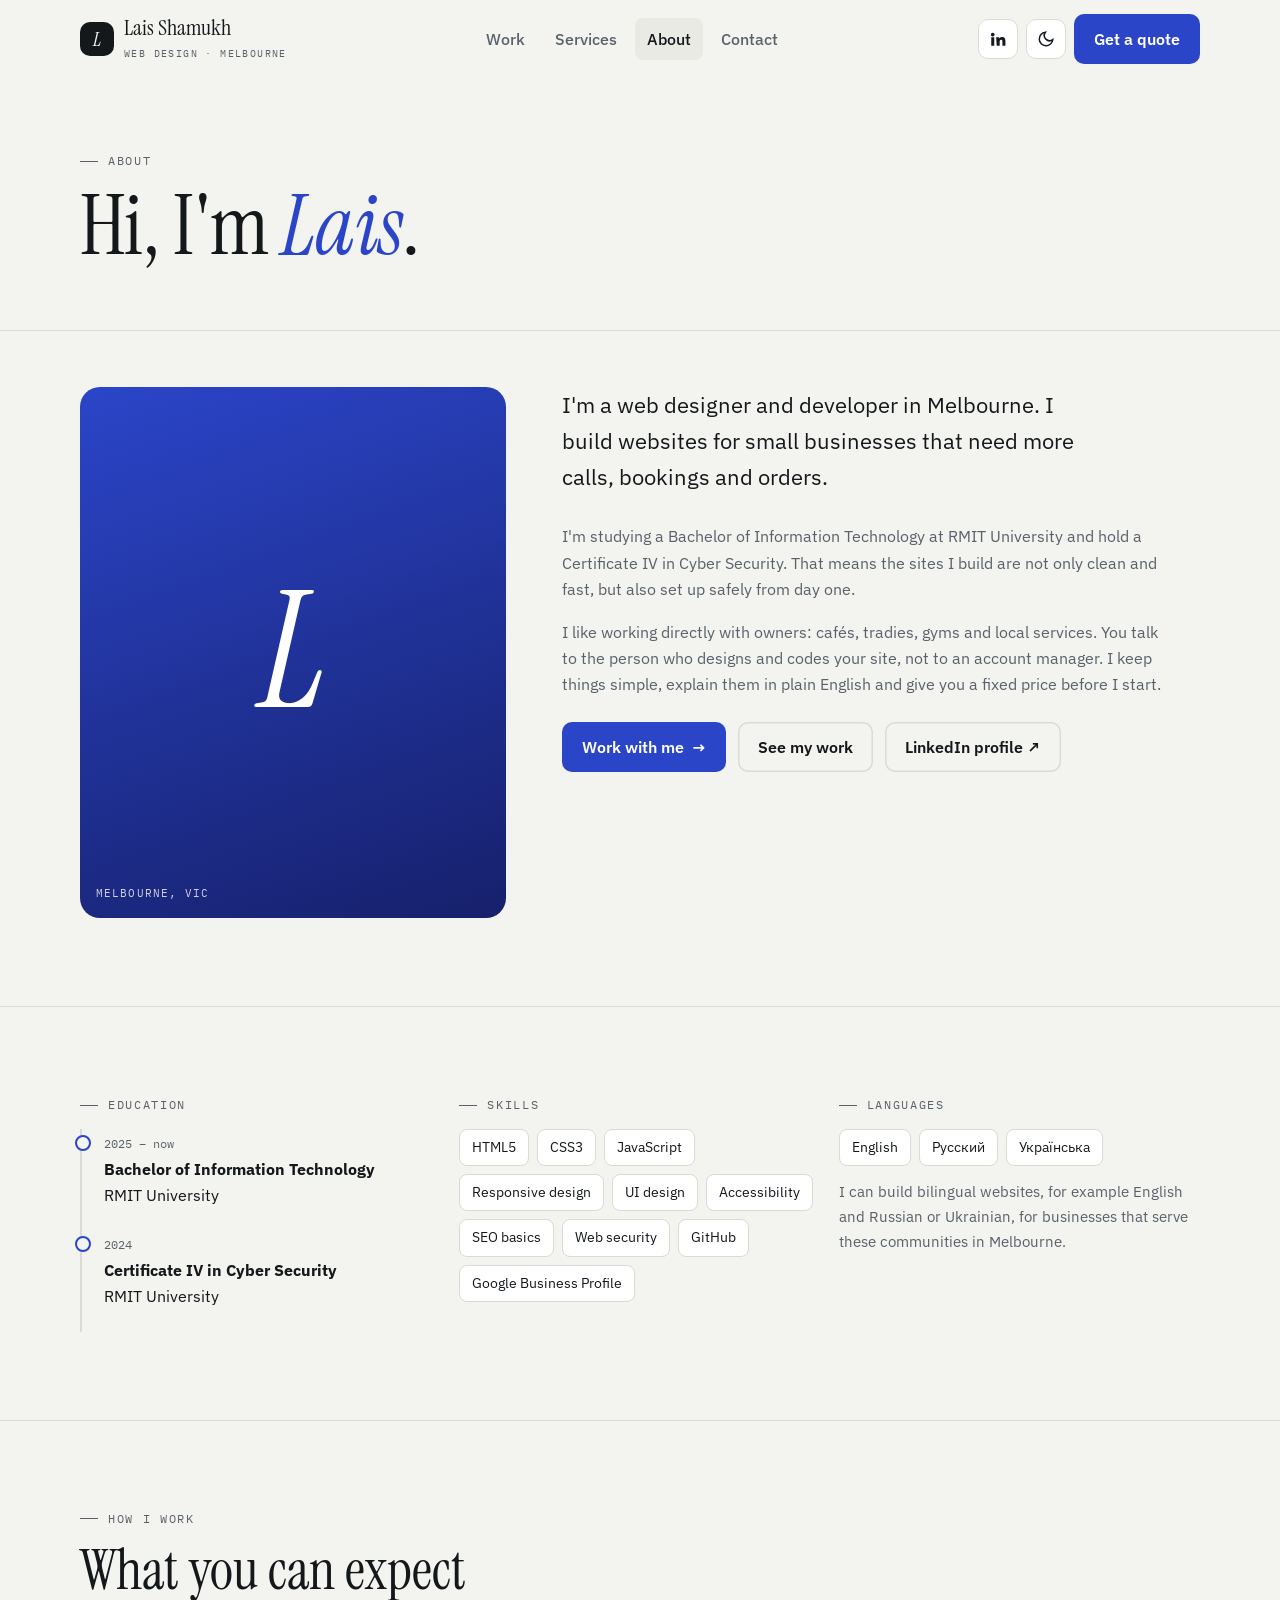
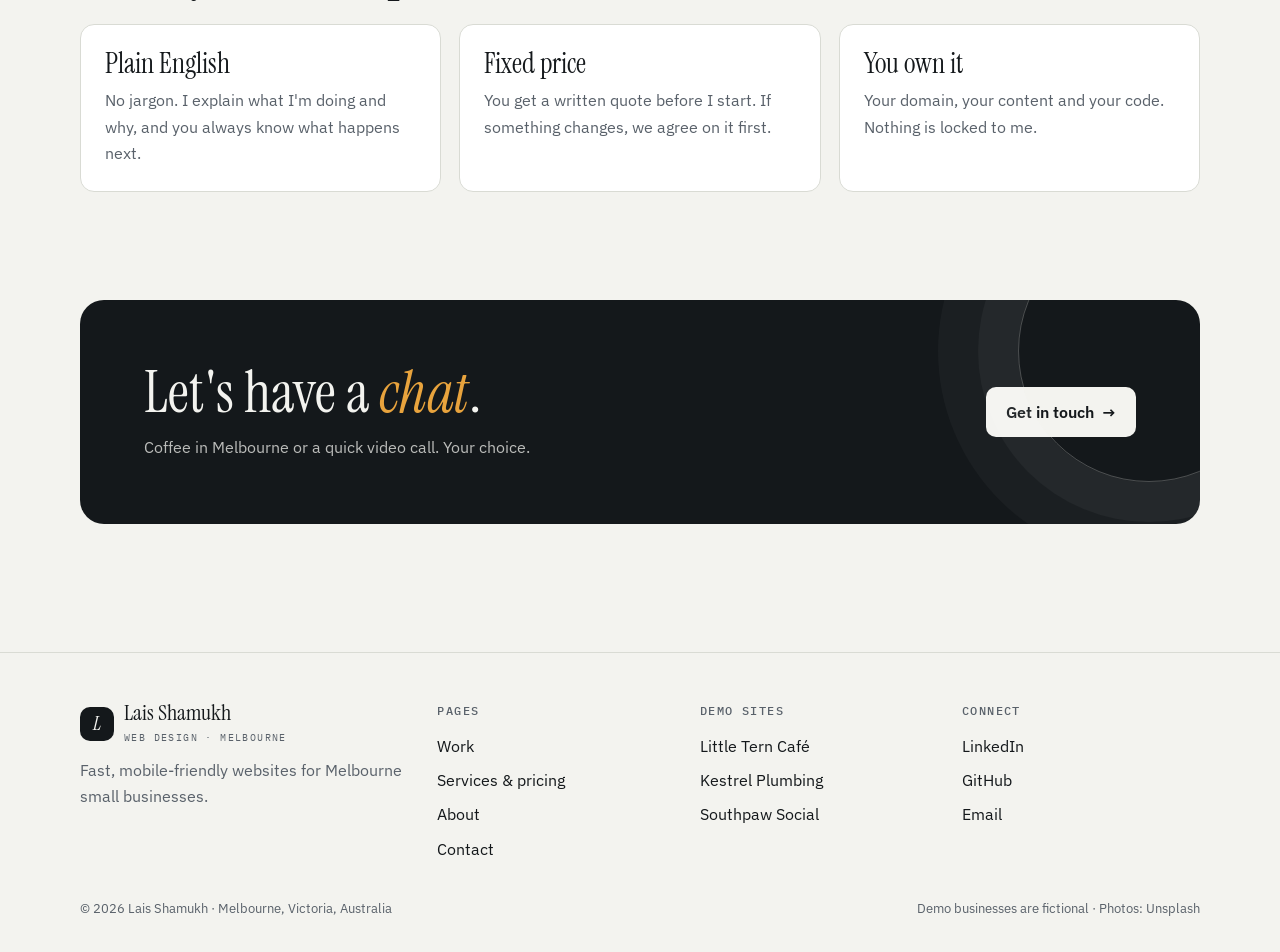
<file: about.html>
<!doctype html>
<html lang="en-AU">
<head>
<meta charset="utf-8">
<meta name="viewport" content="width=device-width, initial-scale=1, viewport-fit=cover">
<title>About — Lais Shamukh Web Design</title>
<meta name="description" content="Lais Shamukh is a Melbourne web designer and IT student at RMIT building websites for small businesses.">
<meta property="og:title" content="About — Lais Shamukh Web Design">
<meta property="og:description" content="Lais Shamukh is a Melbourne web designer and IT student at RMIT building websites for small businesses.">
<meta property="og:type" content="website">
<meta property="og:image" content="https://lais-sh.github.io/Websites-for-Melbourne-small-businesses/assets/og.png">
<meta property="og:image:width" content="1200">
<meta property="og:image:height" content="627">
<meta name="twitter:card" content="summary_large_image">
<link rel="icon" href="data:image/svg+xml,%3Csvg xmlns='http://www.w3.org/2000/svg' viewBox='0 0 32 32'%3E%3Crect width='32' height='32' rx='8' fill='%2314181b'/%3E%3Ctext x='16' y='23' text-anchor='middle' font-family='Georgia,serif' font-style='italic' font-size='20' fill='%23f3f3ef'%3EL%3C/text%3E%3C/svg%3E">
<script>try{var t=localStorage.getItem('ls-theme');if(t)document.documentElement.setAttribute('data-theme',t)}catch(e){}</script>
<link rel="preconnect" href="https://fonts.googleapis.com">
<link rel="stylesheet" href="https://fonts.googleapis.com/css2?family=Instrument+Serif:ital@0;1&family=IBM+Plex+Sans:wght@400;500;600&family=IBM+Plex+Mono:wght@400;500&family=Young+Serif&family=Barlow+Condensed:wght@800&family=Anton&display=swap">
<link rel="stylesheet" href="assets/site.css">
</head>
<body>
<a class="skip" href="#main">Skip to content</a>
<header class="site-h">
  <div class="wrap nav">
    <a class="brand" href="index.html" aria-label="Lais Shamukh Web Design, home"><span class="mark">L</span><span><b>Lais Shamukh</b><small>Web Design · Melbourne</small></span></a>
    <ul class="menu" id="menu"><li><a href="work.html">Work</a></li><li><a href="services.html">Services</a></li><li><a href="about.html" aria-current="page">About</a></li><li><a href="contact.html">Contact</a></li></ul>
    <div class="nav-r">
      <a class="icon-btn" href="https://www.linkedin.com/in/lais-shamukh-b14b80360/" target="_blank" rel="noopener" aria-label="Lais Shamukh on LinkedIn" title="LinkedIn"><svg viewBox="0 0 24 24" fill="currentColor"><path d="M4.98 3.5a2.5 2.5 0 1 1 0 5 2.5 2.5 0 0 1 0-5zM3 9.75h4V21H3zM9.5 9.75h3.8v1.6h.06c.53-1 1.83-2.05 3.77-2.05 4.03 0 4.77 2.6 4.77 6V21h-4v-5.1c0-1.22-.02-2.8-1.7-2.8-1.71 0-1.97 1.33-1.97 2.7V21h-4z"/></svg></a>
      <button class="icon-btn" id="themeBtn" type="button" aria-label="Switch theme"></button>
      <a class="btn accent" href="contact.html">Get a quote</a>
      <button class="icon-btn burger" id="burger" type="button" aria-label="Menu" aria-expanded="false" aria-controls="menu"><span></span><span></span><span></span></button>
    </div>
  </div>
</header>
<main id="main">
<div class="page-hero">
  <div class="wrap">
    <p class="label">About</p>
    <h1 class="display">Hi, I'm <em>Lais</em>.</h1>
  </div>
</div>

<section class="bordered" style="padding-top:56px">
  <div class="wrap about">
    <div class="portrait rv" aria-hidden="true">L<span>Melbourne, VIC</span></div>
    <div class="rv">
      <p class="lead" style="color:var(--ink);font-size:22px;max-width:40ch">I'm a web designer and developer in Melbourne. I build websites for small businesses that need more calls, bookings and orders.</p>
      <p style="max-width:60ch;color:var(--muted)">I'm studying a Bachelor of Information Technology at RMIT University and hold a Certificate IV in Cyber Security. That means the sites I build are not only clean and fast, but also set up safely from day one.</p>
      <p style="max-width:60ch;color:var(--muted)">I like working directly with owners: cafés, tradies, gyms and local services. You talk to the person who designs and codes your site, not to an account manager. I keep things simple, explain them in plain English and give you a fixed price before I start.</p>
      <div style="display:flex;gap:12px;flex-wrap:wrap;margin-top:24px">
        <a class="btn accent" href="contact.html">Work with me <span class="arr">→</span></a>
        <a class="btn line" href="work.html">See my work</a>
        <a class="btn line" href="https://www.linkedin.com/in/lais-shamukh-b14b80360/" target="_blank" rel="noopener">LinkedIn profile ↗</a>
      </div>
    </div>
  </div>
</section>

<section class="bordered">
  <div class="wrap grid3">
    <div class="rv">
      <p class="label">Education</p>
      <ul class="timeline">
        <li><small>2025 – now</small><b>Bachelor of Information Technology</b>RMIT University</li>
        <li><small>2024</small><b>Certificate IV in Cyber Security</b>RMIT University</li>
      </ul>
    </div>
    <div class="rv">
      <p class="label">Skills</p>
      <div class="skills"><span>HTML5</span><span>CSS3</span><span>JavaScript</span><span>Responsive design</span><span>UI design</span><span>Accessibility</span><span>SEO basics</span><span>Web security</span><span>GitHub</span><span>Google Business Profile</span></div>
    </div>
    <div class="rv">
      <p class="label">Languages</p>
      <div class="skills"><span>English</span><span>Русский</span><span>Українська</span></div>
      <p style="color:var(--muted);font-size:15px;margin-top:14px">I can build bilingual websites, for example English and Russian or Ukrainian, for businesses that serve these communities in Melbourne.</p>
    </div>
  </div>
</section>

<section class="bordered">
  <div class="wrap">
    <p class="label rv">How I work</p>
    <h2 class="h rv">What you can expect</h2>
    <div class="grid3" style="margin-top:24px">
      <div class="card rv"><h3>Plain English</h3><p>No jargon. I explain what I'm doing and why, and you always know what happens next.</p></div>
      <div class="card rv"><h3>Fixed price</h3><p>You get a written quote before I start. If something changes, we agree on it first.</p></div>
      <div class="card rv"><h3>You own it</h3><p>Your domain, your content and your code. Nothing is locked to me.</p></div>
    </div>
  </div>
</section>

<section style="padding-top:20px">
  <div class="wrap">
    <div class="cta-band rv">
      <div><h2>Let's have a <em>chat</em>.</h2><p>Coffee in Melbourne or a quick video call. Your choice.</p></div>
      <a class="btn" href="contact.html">Get in touch <span class="arr">→</span></a>
    </div>
  </div>
</section>
</main>
<footer class="site-f">
  <div class="wrap">
    <div class="f-grid">
      <div><a class="brand" href="index.html"><span class="mark">L</span><span><b>Lais Shamukh</b><small>Web Design · Melbourne</small></span></a>
        <p>Fast, mobile-friendly websites for Melbourne small businesses.</p></div>
      <div><h4>Pages</h4><ul><li><a href="work.html">Work</a></li><li><a href="services.html">Services &amp; pricing</a></li><li><a href="about.html">About</a></li><li><a href="contact.html">Contact</a></li></ul></div>
      <div><h4>Demo sites</h4><ul><li><a href="cafe/">Little Tern Café</a></li><li><a href="plumber/">Kestrel Plumbing</a></li><li><a href="boxing/">Southpaw Social</a></li></ul></div>
      <div><h4>Connect</h4><ul><li><a href="https://www.linkedin.com/in/lais-shamukh-b14b80360/" target="_blank" rel="noopener">LinkedIn</a></li><li><a href="https://github.com/lais-sh" target="_blank" rel="noopener">GitHub</a></li><li><a href="contact.html">Email</a></li></ul></div>
    </div>
    <div class="f-bot"><span>© <span data-year>2026</span> Lais Shamukh · Melbourne, Victoria, Australia</span><span>Demo businesses are fictional · Photos: Unsplash</span></div>
  </div>
</footer>
<script src="assets/site.js"></script>
</body>
</html>
</file>
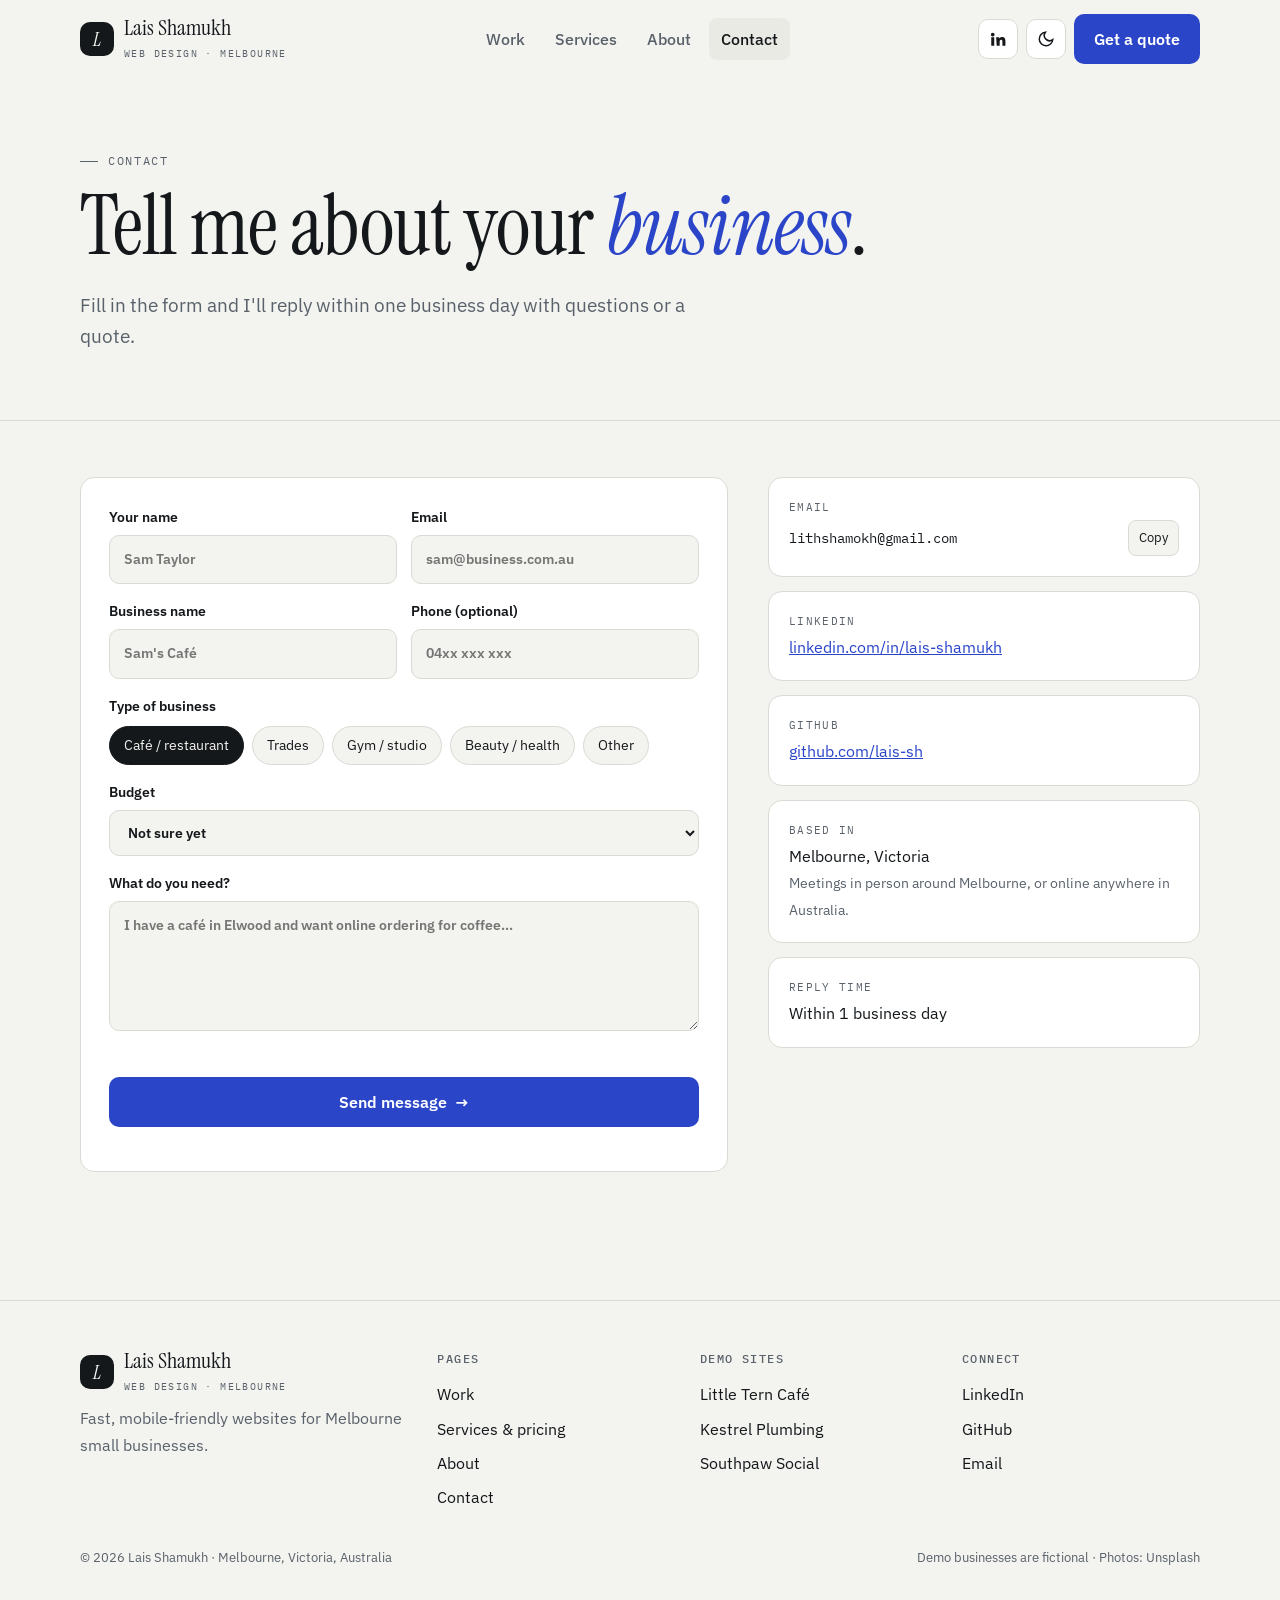
<file: contact.html>
<!doctype html>
<html lang="en-AU">
<head>
<meta charset="utf-8">
<meta name="viewport" content="width=device-width, initial-scale=1, viewport-fit=cover">
<title>Contact — Lais Shamukh Web Design</title>
<meta name="description" content="Get a free quote for your small business website in Melbourne.">
<meta property="og:title" content="Contact — Lais Shamukh Web Design">
<meta property="og:description" content="Get a free quote for your small business website in Melbourne.">
<meta property="og:type" content="website">
<meta property="og:image" content="https://lais-sh.github.io/Websites-for-Melbourne-small-businesses/assets/og.png">
<meta property="og:image:width" content="1200">
<meta property="og:image:height" content="627">
<meta name="twitter:card" content="summary_large_image">
<link rel="icon" href="data:image/svg+xml,%3Csvg xmlns='http://www.w3.org/2000/svg' viewBox='0 0 32 32'%3E%3Crect width='32' height='32' rx='8' fill='%2314181b'/%3E%3Ctext x='16' y='23' text-anchor='middle' font-family='Georgia,serif' font-style='italic' font-size='20' fill='%23f3f3ef'%3EL%3C/text%3E%3C/svg%3E">
<script>try{var t=localStorage.getItem('ls-theme');if(t)document.documentElement.setAttribute('data-theme',t)}catch(e){}</script>
<link rel="preconnect" href="https://fonts.googleapis.com">
<link rel="stylesheet" href="https://fonts.googleapis.com/css2?family=Instrument+Serif:ital@0;1&family=IBM+Plex+Sans:wght@400;500;600&family=IBM+Plex+Mono:wght@400;500&family=Young+Serif&family=Barlow+Condensed:wght@800&family=Anton&display=swap">
<link rel="stylesheet" href="assets/site.css">
</head>
<body>
<a class="skip" href="#main">Skip to content</a>
<header class="site-h">
  <div class="wrap nav">
    <a class="brand" href="index.html" aria-label="Lais Shamukh Web Design, home"><span class="mark">L</span><span><b>Lais Shamukh</b><small>Web Design · Melbourne</small></span></a>
    <ul class="menu" id="menu"><li><a href="work.html">Work</a></li><li><a href="services.html">Services</a></li><li><a href="about.html">About</a></li><li><a href="contact.html" aria-current="page">Contact</a></li></ul>
    <div class="nav-r">
      <a class="icon-btn" href="https://www.linkedin.com/in/lais-shamukh-b14b80360/" target="_blank" rel="noopener" aria-label="Lais Shamukh on LinkedIn" title="LinkedIn"><svg viewBox="0 0 24 24" fill="currentColor"><path d="M4.98 3.5a2.5 2.5 0 1 1 0 5 2.5 2.5 0 0 1 0-5zM3 9.75h4V21H3zM9.5 9.75h3.8v1.6h.06c.53-1 1.83-2.05 3.77-2.05 4.03 0 4.77 2.6 4.77 6V21h-4v-5.1c0-1.22-.02-2.8-1.7-2.8-1.71 0-1.97 1.33-1.97 2.7V21h-4z"/></svg></a>
      <button class="icon-btn" id="themeBtn" type="button" aria-label="Switch theme"></button>
      <a class="btn accent" href="contact.html">Get a quote</a>
      <button class="icon-btn burger" id="burger" type="button" aria-label="Menu" aria-expanded="false" aria-controls="menu"><span></span><span></span><span></span></button>
    </div>
  </div>
</header>
<main id="main">
<div class="page-hero">
  <div class="wrap">
    <p class="label">Contact</p>
    <h1 class="display">Tell me about your <em>business</em>.</h1>
    <p class="lead">Fill in the form and I'll reply within one business day with questions or a quote.</p>
  </div>
</div>

<section class="bordered" style="padding-top:56px">
  <div class="wrap contact">
    <form class="cf rv" id="cf" novalidate>
      <div class="row2">
        <label class="f" for="c-name">Your name<input id="c-name" autocomplete="name" placeholder="Sam Taylor"></label>
        <label class="f" for="c-email">Email<input id="c-email" type="email" autocomplete="email" placeholder="sam@business.com.au"></label>
      </div>
      <div class="row2">
        <label class="f" for="c-biz">Business name<input id="c-biz" autocomplete="organization" placeholder="Sam's Café"></label>
        <label class="f" for="c-phone">Phone (optional)<input id="c-phone" type="tel" inputmode="tel" placeholder="04xx xxx xxx"></label>
      </div>
      <div>
        <span class="f" style="font-size:14px;font-weight:600;display:block;margin-bottom:8px">Type of business</span>
        <div class="pills" role="radiogroup" aria-label="Type of business">
          <label><input type="radio" name="type" value="Café / restaurant" checked><span>Café / restaurant</span></label>
          <label><input type="radio" name="type" value="Trades"><span>Trades</span></label>
          <label><input type="radio" name="type" value="Gym / studio"><span>Gym / studio</span></label>
          <label><input type="radio" name="type" value="Beauty / health"><span>Beauty / health</span></label>
          <label><input type="radio" name="type" value="Other"><span>Other</span></label>
        </div>
      </div>
      <label class="f" for="c-budget">Budget
        <select id="c-budget"><option>Not sure yet</option><option>Under $1,000</option><option>$1,000 – $2,000</option><option>$2,000 – $3,500</option><option>$3,500+</option></select>
      </label>
      <label class="f" for="c-msg">What do you need?<textarea id="c-msg" placeholder="I have a café in Elwood and want online ordering for coffee…"></textarea></label>
      <div class="err" id="cErr" role="alert"></div>
      <button class="btn accent" type="submit">Send message <span class="arr">→</span></button>
      <div id="cOk" role="status"></div>
    </form>

    <aside class="side">
      <div class="card rv"><small>Email</small><div class="copy"><code>lithshamokh@gmail.com</code><button type="button" data-copy="lithshamokh@gmail.com">Copy</button></div></div>
      <div class="card rv"><small>LinkedIn</small><a href="https://www.linkedin.com/in/lais-shamukh-b14b80360/" target="_blank" rel="noopener">linkedin.com/in/lais-shamukh</a></div>
      <div class="card rv"><small>GitHub</small><a href="https://github.com/lais-sh" target="_blank" rel="noopener">github.com/lais-sh</a></div>
      <div class="card rv"><small>Based in</small>Melbourne, Victoria<br><span style="color:var(--muted);font-size:14px">Meetings in person around Melbourne, or online anywhere in Australia.</span></div>
      <div class="card rv"><small>Reply time</small>Within 1 business day</div>
    </aside>
  </div>
</section>

<script>
(function(){
var EMAIL='lithshamokh@gmail.com';
var msg=document.getElementById('c-msg'),pre='';
try{var q=new URLSearchParams(location.search);if(q.get('plan'))pre='I\'m interested in the '+q.get('plan')+' package.\n\n';if(q.get('estimate'))pre=q.get('estimate')+'\n\n'}catch(e){}
if(!pre){try{var s=sessionStorage.getItem('ls-estimate');if(s){pre=s+'\n\n';sessionStorage.removeItem('ls-estimate')}}catch(e){}}
if(pre)msg.value=pre;
document.getElementById('cf').addEventListener('submit',function(e){
  e.preventDefault();
  var name=document.getElementById('c-name').value.trim(),email=document.getElementById('c-email').value.trim(),err=document.getElementById('cErr');
  if(!name){err.textContent='Please add your name.';document.getElementById('c-name').focus();return}
  if(!/^[^\s@]+@[^\s@]+\.[^\s@]+$/.test(email)){err.textContent='Please check your email address, for example sam@business.com.au.';document.getElementById('c-email').focus();return}
  if(!msg.value.trim()){err.textContent='Tell me a little about what you need.';msg.focus();return}
  err.textContent='';
  var type=document.querySelector('input[name="type"]:checked').value,biz=document.getElementById('c-biz').value.trim(),phone=document.getElementById('c-phone').value.trim(),budget=document.getElementById('c-budget').value;
  var body='Name: '+name+'\nEmail: '+email+(phone?'\nPhone: '+phone:'')+(biz?'\nBusiness: '+biz:'')+'\nType: '+type+'\nBudget: '+budget+'\n\n'+msg.value.trim();
  var subject='Website enquiry'+(biz?' — '+biz:'');
  var href='mailto:'+EMAIL+'?subject='+encodeURIComponent(subject)+'&body='+encodeURIComponent(body);
  var ok=document.getElementById('cOk'),btn=this.querySelector('button[type=submit]'),safe=name.replace(/[<>&"]/g,'');
  btn.disabled=true;btn.textContent='Sending…';
  function fallback(){
    ok.innerHTML='<div class="ok"><b>Almost done, '+safe+'.</b><br>The form could not send right now, so your email app will open with the message ready. If it doesn\'t, copy the text below and email it to '+EMAIL+'.<pre style="white-space:pre-wrap;font-family:var(--mono);font-size:13px;margin:12px 0 0;max-height:220px;overflow:auto"></pre></div>';
    ok.querySelector('pre').textContent=body;btn.disabled=false;btn.textContent='Send message';location.href=href;
  }
  fetch('https://formsubmit.co/ajax/'+EMAIL,{method:'POST',headers:{'Content-Type':'application/json','Accept':'application/json'},
    body:JSON.stringify({_subject:subject,_template:'table',_captcha:'false',_replyto:email,name:name,email:email,phone:phone,business:biz,type:type,budget:budget,message:msg.value.trim()})})
  .then(function(r){return r.json()}).then(function(d){
    if(!d||String(d.success)!=='true')throw 0;
    ok.innerHTML='<div class="ok"><b>Thanks, '+safe+'! Your message is sent.</b><br>I\'ll reply to '+email.replace(/[<>&"]/g,'')+' within one business day.</div>';
    document.getElementById('cf').reset();msg.value='';btn.textContent='Sent ✓';
  }).catch(fallback);
});
})();
</script>
</main>
<footer class="site-f">
  <div class="wrap">
    <div class="f-grid">
      <div><a class="brand" href="index.html"><span class="mark">L</span><span><b>Lais Shamukh</b><small>Web Design · Melbourne</small></span></a>
        <p>Fast, mobile-friendly websites for Melbourne small businesses.</p></div>
      <div><h4>Pages</h4><ul><li><a href="work.html">Work</a></li><li><a href="services.html">Services &amp; pricing</a></li><li><a href="about.html">About</a></li><li><a href="contact.html">Contact</a></li></ul></div>
      <div><h4>Demo sites</h4><ul><li><a href="cafe/">Little Tern Café</a></li><li><a href="plumber/">Kestrel Plumbing</a></li><li><a href="boxing/">Southpaw Social</a></li></ul></div>
      <div><h4>Connect</h4><ul><li><a href="https://www.linkedin.com/in/lais-shamukh-b14b80360/" target="_blank" rel="noopener">LinkedIn</a></li><li><a href="https://github.com/lais-sh" target="_blank" rel="noopener">GitHub</a></li><li><a href="contact.html">Email</a></li></ul></div>
    </div>
    <div class="f-bot"><span>© <span data-year>2026</span> Lais Shamukh · Melbourne, Victoria, Australia</span><span>Demo businesses are fictional · Photos: Unsplash</span></div>
  </div>
</footer>
<script src="assets/site.js"></script>
</body>
</html>
</file>
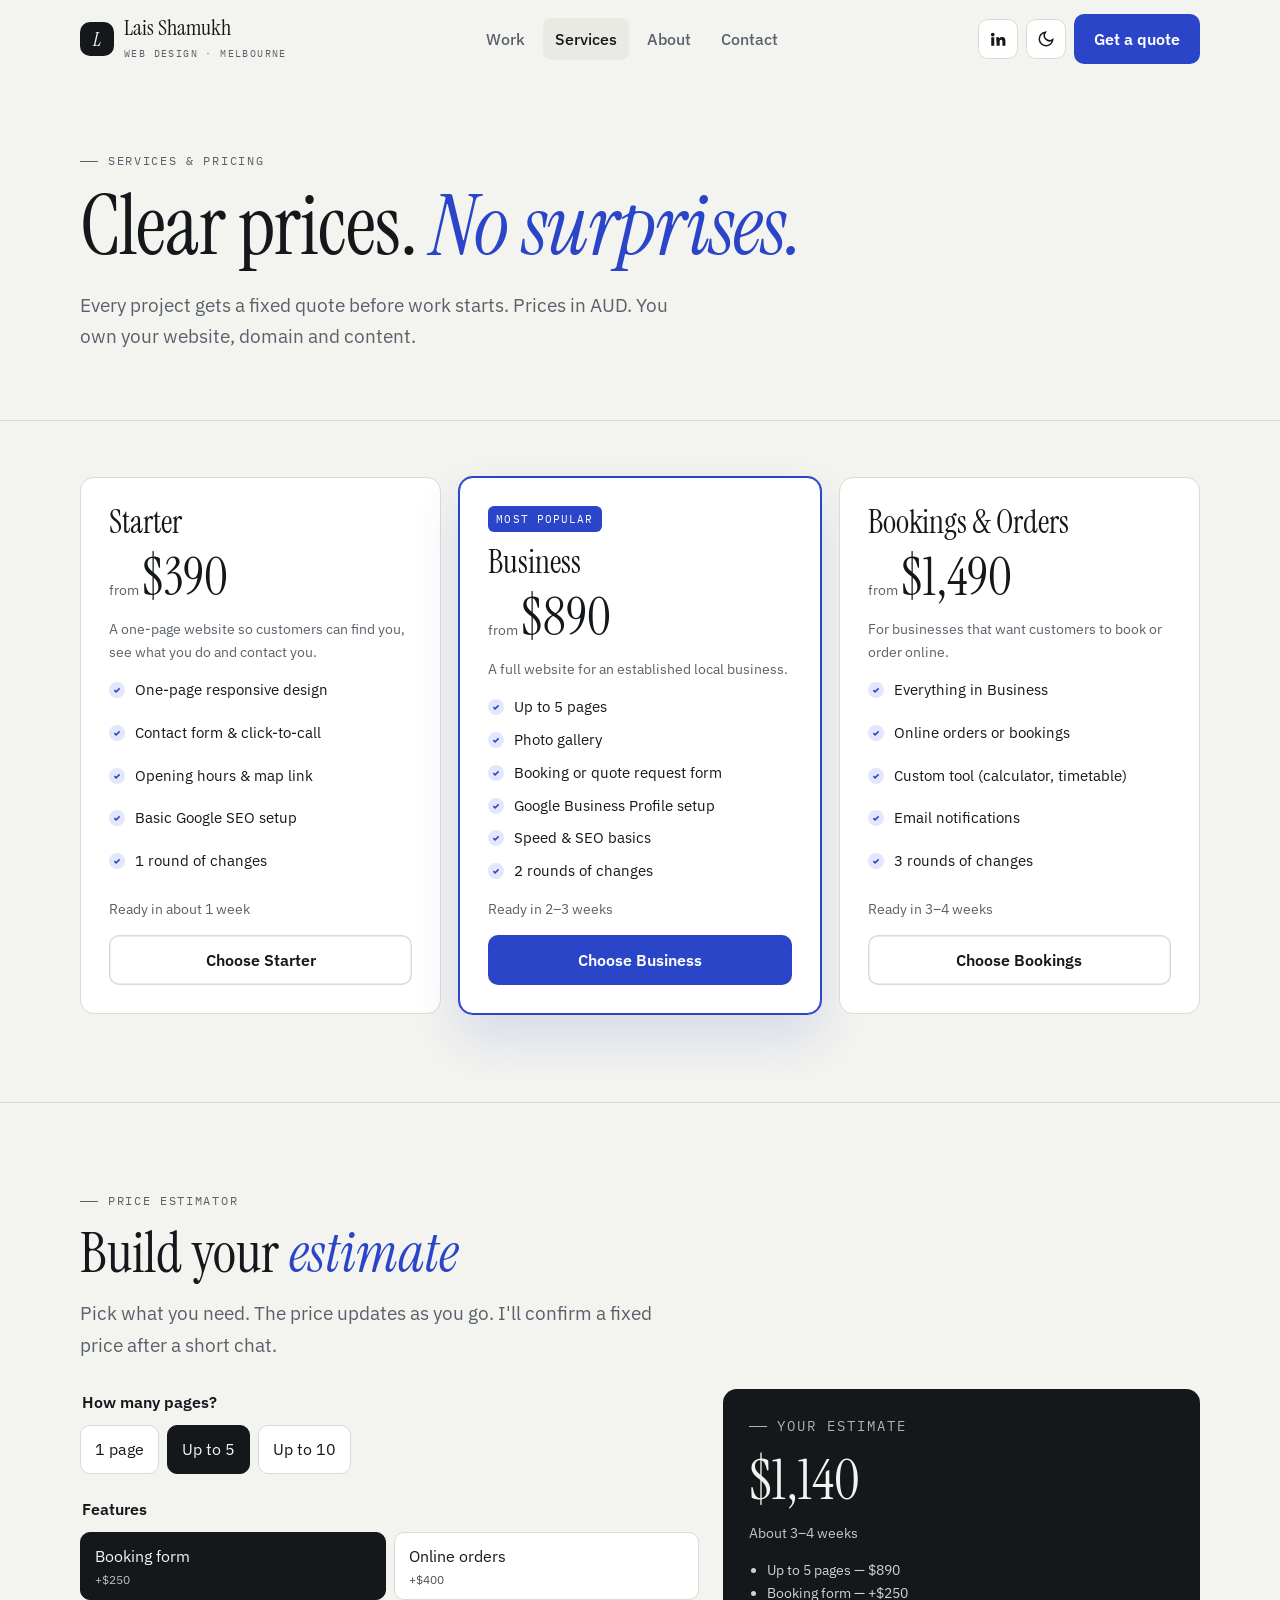
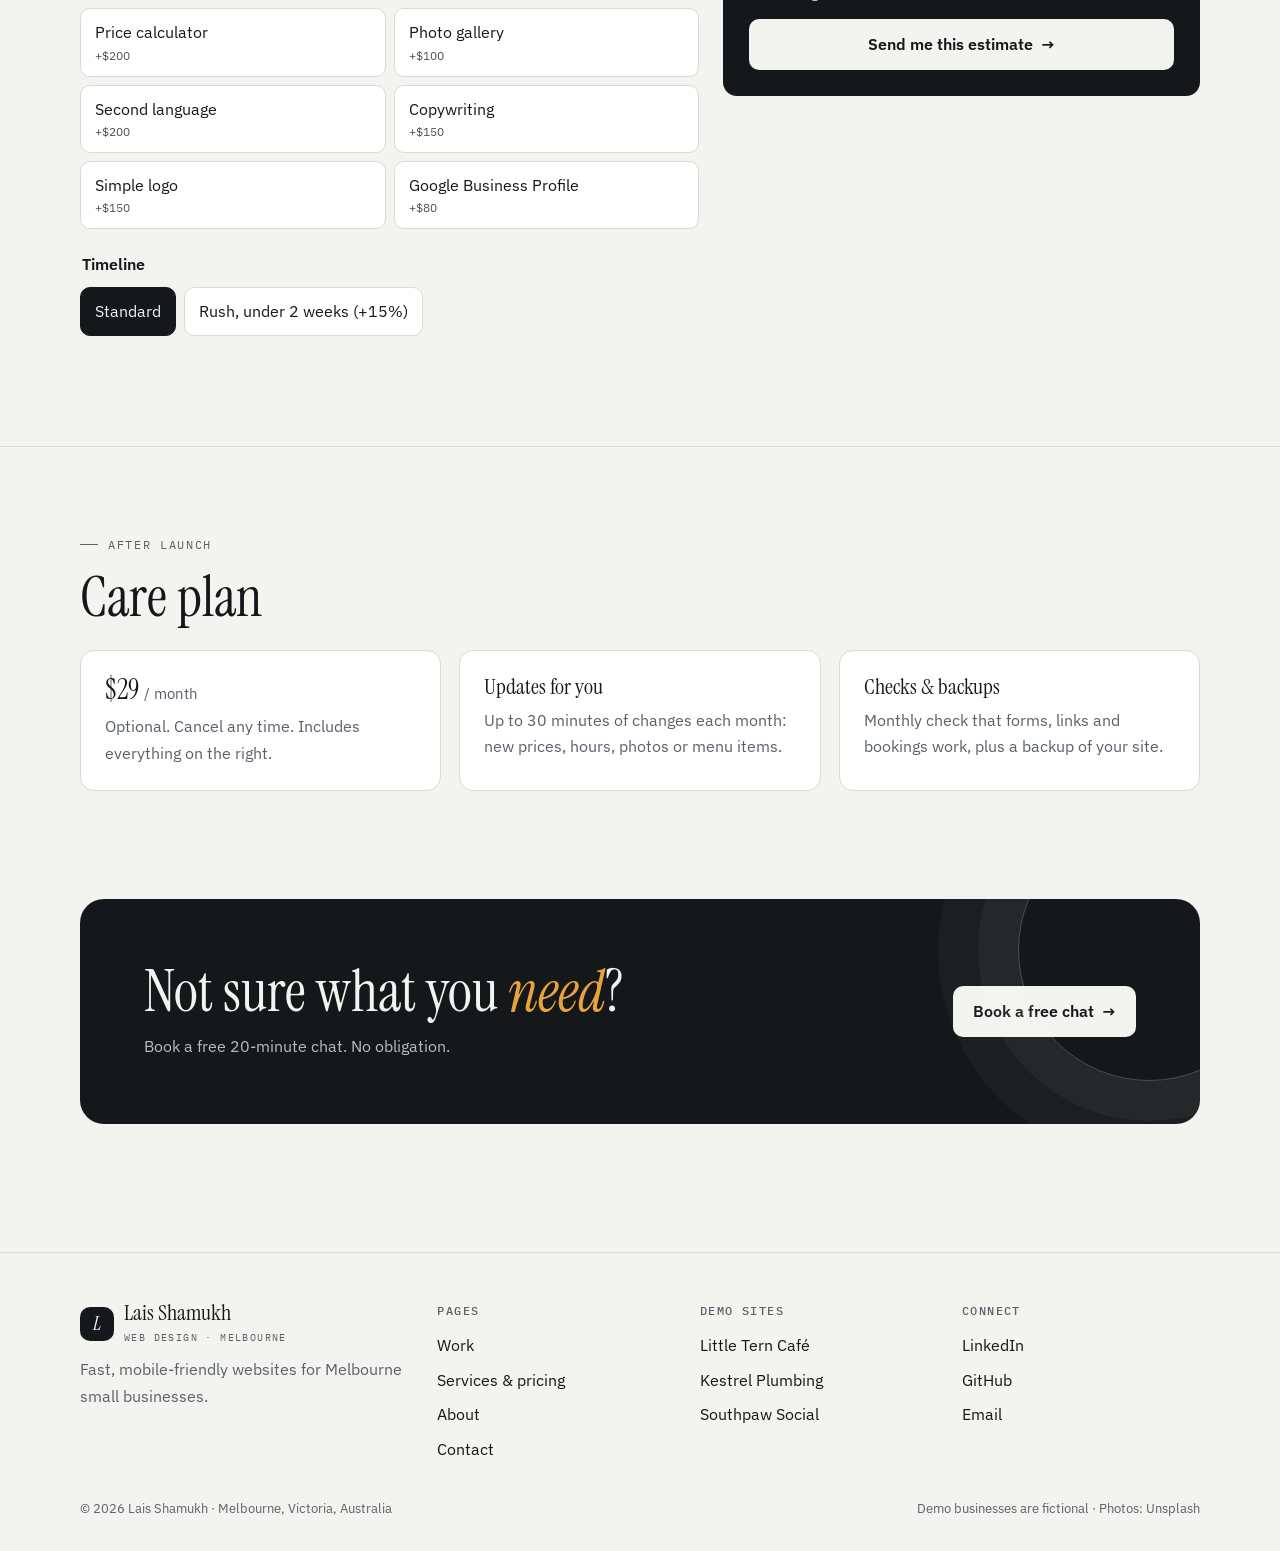
<file: services.html>
<!doctype html>
<html lang="en-AU">
<head>
<meta charset="utf-8">
<meta name="viewport" content="width=device-width, initial-scale=1, viewport-fit=cover">
<title>Services & Pricing — Lais Shamukh Web Design</title>
<meta name="description" content="Website packages and prices for Melbourne small businesses, plus an instant price estimator.">
<meta property="og:title" content="Services & Pricing — Lais Shamukh Web Design">
<meta property="og:description" content="Website packages and prices for Melbourne small businesses, plus an instant price estimator.">
<meta property="og:type" content="website">
<meta property="og:image" content="https://lais-sh.github.io/Websites-for-Melbourne-small-businesses/assets/og.png">
<meta property="og:image:width" content="1200">
<meta property="og:image:height" content="627">
<meta name="twitter:card" content="summary_large_image">
<link rel="icon" href="data:image/svg+xml,%3Csvg xmlns='http://www.w3.org/2000/svg' viewBox='0 0 32 32'%3E%3Crect width='32' height='32' rx='8' fill='%2314181b'/%3E%3Ctext x='16' y='23' text-anchor='middle' font-family='Georgia,serif' font-style='italic' font-size='20' fill='%23f3f3ef'%3EL%3C/text%3E%3C/svg%3E">
<script>try{var t=localStorage.getItem('ls-theme');if(t)document.documentElement.setAttribute('data-theme',t)}catch(e){}</script>
<link rel="preconnect" href="https://fonts.googleapis.com">
<link rel="stylesheet" href="https://fonts.googleapis.com/css2?family=Instrument+Serif:ital@0;1&family=IBM+Plex+Sans:wght@400;500;600&family=IBM+Plex+Mono:wght@400;500&family=Young+Serif&family=Barlow+Condensed:wght@800&family=Anton&display=swap">
<link rel="stylesheet" href="assets/site.css">
</head>
<body>
<a class="skip" href="#main">Skip to content</a>
<header class="site-h">
  <div class="wrap nav">
    <a class="brand" href="index.html" aria-label="Lais Shamukh Web Design, home"><span class="mark">L</span><span><b>Lais Shamukh</b><small>Web Design · Melbourne</small></span></a>
    <ul class="menu" id="menu"><li><a href="work.html">Work</a></li><li><a href="services.html" aria-current="page">Services</a></li><li><a href="about.html">About</a></li><li><a href="contact.html">Contact</a></li></ul>
    <div class="nav-r">
      <a class="icon-btn" href="https://www.linkedin.com/in/lais-shamukh-b14b80360/" target="_blank" rel="noopener" aria-label="Lais Shamukh on LinkedIn" title="LinkedIn"><svg viewBox="0 0 24 24" fill="currentColor"><path d="M4.98 3.5a2.5 2.5 0 1 1 0 5 2.5 2.5 0 0 1 0-5zM3 9.75h4V21H3zM9.5 9.75h3.8v1.6h.06c.53-1 1.83-2.05 3.77-2.05 4.03 0 4.77 2.6 4.77 6V21h-4v-5.1c0-1.22-.02-2.8-1.7-2.8-1.71 0-1.97 1.33-1.97 2.7V21h-4z"/></svg></a>
      <button class="icon-btn" id="themeBtn" type="button" aria-label="Switch theme"></button>
      <a class="btn accent" href="contact.html">Get a quote</a>
      <button class="icon-btn burger" id="burger" type="button" aria-label="Menu" aria-expanded="false" aria-controls="menu"><span></span><span></span><span></span></button>
    </div>
  </div>
</header>
<main id="main">
<div class="page-hero">
  <div class="wrap">
    <p class="label">Services &amp; pricing</p>
    <h1 class="display">Clear prices. <em>No surprises.</em></h1>
    <p class="lead">Every project gets a fixed quote before work starts. Prices in AUD. You own your website, domain and content.</p>
  </div>
</div>

<section class="bordered" style="padding-top:56px">
  <div class="wrap">
    <div class="plans">
      <div class="plan rv">
        <h3>Starter</h3>
        <div class="price"><small>from </small>$390</div>
        <p class="muted">A one-page website so customers can find you, see what you do and contact you.</p>
        <ul><li>One-page responsive design</li><li>Contact form &amp; click-to-call</li><li>Opening hours &amp; map link</li><li>Basic Google SEO setup</li><li>1 round of changes</li></ul>
        <p class="muted">Ready in about 1 week</p>
        <a class="btn line" href="contact.html?plan=Starter">Choose Starter</a>
      </div>
      <div class="plan pop rv">
        <span class="tag">Most popular</span>
        <h3>Business</h3>
        <div class="price"><small>from </small>$890</div>
        <p class="muted">A full website for an established local business.</p>
        <ul><li>Up to 5 pages</li><li>Photo gallery</li><li>Booking or quote request form</li><li>Google Business Profile setup</li><li>Speed &amp; SEO basics</li><li>2 rounds of changes</li></ul>
        <p class="muted">Ready in 2–3 weeks</p>
        <a class="btn accent" href="contact.html?plan=Business">Choose Business</a>
      </div>
      <div class="plan rv">
        <h3>Bookings &amp; Orders</h3>
        <div class="price"><small>from </small>$1,490</div>
        <p class="muted">For businesses that want customers to book or order online.</p>
        <ul><li>Everything in Business</li><li>Online orders or bookings</li><li>Custom tool (calculator, timetable)</li><li>Email notifications</li><li>3 rounds of changes</li></ul>
        <p class="muted">Ready in 3–4 weeks</p>
        <a class="btn line" href="contact.html?plan=Bookings%20%26%20Orders">Choose Bookings</a>
      </div>
    </div>
  </div>
</section>

<section class="bordered" id="estimate">
  <div class="wrap">
    <p class="label rv">Price estimator</p>
    <h2 class="h rv">Build your <em>estimate</em></h2>
    <p class="lead rv">Pick what you need. The price updates as you go. I'll confirm a fixed price after a short chat.</p>
    <div class="est">
      <div class="rv">
        <fieldset><legend>How many pages?</legend>
          <div class="seg" id="pages">
            <button type="button" aria-pressed="false" data-v="390" data-t="1 page">1 page</button>
            <button type="button" aria-pressed="true" data-v="890" data-t="Up to 5 pages">Up to 5</button>
            <button type="button" aria-pressed="false" data-v="1290" data-t="Up to 10 pages">Up to 10</button>
          </div>
        </fieldset>
        <fieldset><legend>Features</legend>
          <div class="togs" id="feats">
            <button type="button" class="tog" aria-pressed="true" data-v="250" data-w="1">Booking form<small>+$250</small></button>
            <button type="button" class="tog" aria-pressed="false" data-v="400" data-w="1">Online orders<small>+$400</small></button>
            <button type="button" class="tog" aria-pressed="false" data-v="200" data-w="0.5">Price calculator<small>+$200</small></button>
            <button type="button" class="tog" aria-pressed="false" data-v="100" data-w="0">Photo gallery<small>+$100</small></button>
            <button type="button" class="tog" aria-pressed="false" data-v="200" data-w="0.5">Second language<small>+$200</small></button>
            <button type="button" class="tog" aria-pressed="false" data-v="150" data-w="0.5">Copywriting<small>+$150</small></button>
            <button type="button" class="tog" aria-pressed="false" data-v="150" data-w="0.5">Simple logo<small>+$150</small></button>
            <button type="button" class="tog" aria-pressed="false" data-v="80" data-w="0">Google Business Profile<small>+$80</small></button>
          </div>
        </fieldset>
        <fieldset><legend>Timeline</legend>
          <div class="seg" id="speed">
            <button type="button" aria-pressed="true" data-v="1" data-t="Standard">Standard</button>
            <button type="button" aria-pressed="false" data-v="1.15" data-t="Rush (+15%)">Rush, under 2 weeks (+15%)</button>
          </div>
        </fieldset>
      </div>
      <aside class="total rv" aria-live="polite">
        <p class="label">Your estimate</p>
        <div class="big" id="sum">$1,140</div>
        <p id="weeks">About 2–3 weeks</p>
        <ul id="lines"></ul>
        <a class="btn" id="sendEst" href="contact.html">Send me this estimate <span class="arr">→</span></a>
      </aside>
    </div>
  </div>
</section>

<section class="bordered">
  <div class="wrap">
    <p class="label rv">After launch</p>
    <h2 class="h rv">Care plan</h2>
    <div class="grid3" style="margin-top:24px">
      <div class="card rv"><h3>$29 <small style="font-family:var(--sans);font-size:15px;color:var(--muted)">/ month</small></h3><p>Optional. Cancel any time. Includes everything on the right.</p></div>
      <div class="card rv"><h3 style="font-size:22px">Updates for you</h3><p>Up to 30 minutes of changes each month: new prices, hours, photos or menu items.</p></div>
      <div class="card rv"><h3 style="font-size:22px">Checks &amp; backups</h3><p>Monthly check that forms, links and bookings work, plus a backup of your site.</p></div>
    </div>
  </div>
</section>

<section style="padding-top:20px">
  <div class="wrap">
    <div class="cta-band rv">
      <div><h2>Not sure what you <em>need</em>?</h2><p>Book a free 20-minute chat. No obligation.</p></div>
      <a class="btn" href="contact.html">Book a free chat <span class="arr">→</span></a>
    </div>
  </div>
</section>

<script>
(function(){
var pages=document.getElementById('pages'),feats=document.getElementById('feats'),speed=document.getElementById('speed');
var sumEl=document.getElementById('sum'),last=0,reduce=matchMedia('(prefers-reduced-motion: reduce)').matches;
function one(g){g.addEventListener('click',function(e){var b=e.target.closest('button');if(!b)return;g.querySelectorAll('button').forEach(function(x){x.setAttribute('aria-pressed',x===b)});calc()})}
one(pages);one(speed);
feats.addEventListener('click',function(e){var b=e.target.closest('button');if(!b)return;b.setAttribute('aria-pressed',b.getAttribute('aria-pressed')!=='true');calc()});
function fmt(n){return '$'+Math.round(n).toLocaleString('en-AU')}
function calc(){
  var p=pages.querySelector('[aria-pressed="true"]'),s=speed.querySelector('[aria-pressed="true"]');
  var total=+p.dataset.v,wk={390:1,890:2,1290:3}[p.dataset.v],items=[p.dataset.t+' — '+fmt(+p.dataset.v)];
  feats.querySelectorAll('[aria-pressed="true"]').forEach(function(f){total+=+f.dataset.v;wk+=+f.dataset.w;items.push(f.firstChild.textContent.trim()+' — +'+fmt(+f.dataset.v))});
  total*=+s.dataset.v;if(+s.dataset.v>1){items.push('Rush delivery +15%');wk=Math.max(1,Math.ceil(wk*0.6))}
  var lo=Math.ceil(wk),hi=lo+1;
  document.getElementById('weeks').textContent=lo===1&&+s.dataset.v>1?'About 1–2 weeks':'About '+lo+'–'+hi+' weeks';
  document.getElementById('lines').innerHTML=items.map(function(i){return '<li>'+i+'</li>'}).join('');
  var from=last,to=Math.round(total/10)*10;last=to;
  if(reduce||!from){sumEl.textContent=fmt(to)}else{var t0=null;(function st(t){if(!t0)t0=t;var k=Math.min(1,(t-t0)/400);sumEl.textContent=fmt(from+(to-from)*k);if(k<1)requestAnimationFrame(st)})(performance.now())}
  var summary='Estimate: '+fmt(to)+' ('+items.join('; ')+')';
  document.getElementById('sendEst').href='contact.html?estimate='+encodeURIComponent(summary);
  document.getElementById('sendEst').dataset.summary=summary;
}
document.getElementById('sendEst').addEventListener('click',function(){try{sessionStorage.setItem('ls-estimate',this.dataset.summary)}catch(e){}});
calc();
})();
</script>
</main>
<footer class="site-f">
  <div class="wrap">
    <div class="f-grid">
      <div><a class="brand" href="index.html"><span class="mark">L</span><span><b>Lais Shamukh</b><small>Web Design · Melbourne</small></span></a>
        <p>Fast, mobile-friendly websites for Melbourne small businesses.</p></div>
      <div><h4>Pages</h4><ul><li><a href="work.html">Work</a></li><li><a href="services.html">Services &amp; pricing</a></li><li><a href="about.html">About</a></li><li><a href="contact.html">Contact</a></li></ul></div>
      <div><h4>Demo sites</h4><ul><li><a href="cafe/">Little Tern Café</a></li><li><a href="plumber/">Kestrel Plumbing</a></li><li><a href="boxing/">Southpaw Social</a></li></ul></div>
      <div><h4>Connect</h4><ul><li><a href="https://www.linkedin.com/in/lais-shamukh-b14b80360/" target="_blank" rel="noopener">LinkedIn</a></li><li><a href="https://github.com/lais-sh" target="_blank" rel="noopener">GitHub</a></li><li><a href="contact.html">Email</a></li></ul></div>
    </div>
    <div class="f-bot"><span>© <span data-year>2026</span> Lais Shamukh · Melbourne, Victoria, Australia</span><span>Demo businesses are fictional · Photos: Unsplash</span></div>
  </div>
</footer>
<script src="assets/site.js"></script>
</body>
</html>
</file>
<file: assets/site.css>
/* Lais Shamukh Web Design — shared styles
   Layout: editorial studio site. Serif display headlines, plex sans body, mono labels.
   Cobalt accent on cool paper; deep ink in dark mode. */
:root{
  --bg:#f3f3ef; --surface:#ffffff; --surface-2:#e9eae4; --ink:#14181b; --muted:#59616a; --line:#d9dbd4;
  --accent:#2b45c9; --accent-ink:#ffffff; --accent-soft:#e3e7fb; --warm:#e8a33d;
  --serif:"Instrument Serif", Georgia, "Times New Roman", serif;
  --sans:"IBM Plex Sans", system-ui, -apple-system, "Segoe UI", sans-serif;
  --mono:"IBM Plex Mono", ui-monospace, Menlo, Consolas, monospace;
  --radius:14px;
}
@media (prefers-color-scheme:dark){:root:not([data-theme="light"]){
  --bg:#0f1214; --surface:#171b1f; --surface-2:#1e2328; --ink:#ecefe9; --muted:#9ea6ad; --line:#2a3036;
  --accent:#8da0ff; --accent-ink:#0d1030; --accent-soft:#1d2450; --warm:#f0b45a; color-scheme:dark}}
:root[data-theme="dark"]{
  --bg:#0f1214; --surface:#171b1f; --surface-2:#1e2328; --ink:#ecefe9; --muted:#9ea6ad; --line:#2a3036;
  --accent:#8da0ff; --accent-ink:#0d1030; --accent-soft:#1d2450; --warm:#f0b45a; color-scheme:dark}

*{box-sizing:border-box}
[hidden]{display:none!important}
html{scroll-behavior:smooth}
body{margin:0;background:var(--bg);color:var(--ink);font:16px/1.65 var(--sans);overflow-x:hidden;transition:background .3s,color .3s}
a{color:var(--accent)}
img{display:block;max-width:100%}
button,input,select,textarea{font:inherit}
:focus-visible{outline:3px solid var(--accent);outline-offset:3px}
.wrap{max-width:1160px;margin:0 auto;padding-inline:20px}
.skip{position:absolute;left:-9999px}.skip:focus{left:16px;top:16px;z-index:100;background:var(--surface);padding:8px 12px}

/* header */
.site-h{position:sticky;top:env(safe-area-inset-top,0px);z-index:40;background:color-mix(in srgb,var(--bg) 86%,transparent);backdrop-filter:blur(10px);border-bottom:1px solid transparent;transition:border-color .3s}
.site-h.scrolled{border-color:var(--line)}
.nav{display:flex;align-items:center;justify-content:space-between;gap:16px;padding-block:14px}
.brand{display:flex;align-items:center;gap:10px;text-decoration:none;color:var(--ink)}
.mark{width:34px;height:34px;border-radius:10px;background:var(--ink);color:var(--bg);display:grid;place-items:center;font-family:var(--serif);font-size:20px;font-style:italic}
.brand b{font-family:var(--serif);font-weight:400;font-size:22px;line-height:1}
.brand small{display:block;font-family:var(--mono);font-size:10px;letter-spacing:.14em;text-transform:uppercase;color:var(--muted);margin-top:3px}
.menu{display:flex;gap:6px;list-style:none;margin:0;padding:0}
.menu a{display:block;text-decoration:none;color:var(--muted);font-weight:500;padding:8px 12px;border-radius:8px;transition:color .2s,background .2s}
.menu a:hover{color:var(--ink);background:var(--surface-2)}
.menu a[aria-current="page"]{color:var(--ink);background:var(--surface-2)}
.nav-r{display:flex;align-items:center;gap:8px}
.icon-btn{width:40px;height:40px;border-radius:10px;border:1px solid var(--line);background:var(--surface);color:var(--ink);cursor:pointer;display:grid;place-items:center}
.icon-btn svg{width:18px;height:18px}
.burger{display:none;align-content:center;justify-items:center}
.burger span{display:block;width:18px;height:2px;background:var(--ink);margin:3px 0;transition:transform .25s,opacity .25s}
.burger[aria-expanded="true"] span:nth-child(1){transform:translateY(5px) rotate(45deg)}
.burger[aria-expanded="true"] span:nth-child(2){opacity:0}
.burger[aria-expanded="true"] span:nth-child(3){transform:translateY(-5px) rotate(-45deg)}

.btn{display:inline-flex;align-items:center;justify-content:center;gap:8px;padding:12px 20px;border-radius:10px;background:var(--ink);color:var(--bg);text-decoration:none;font-weight:600;border:0;cursor:pointer;transition:transform .15s,box-shadow .2s,background .2s}
.btn:hover{transform:translateY(-2px);box-shadow:0 10px 24px rgba(0,0,0,.14)}
.btn.accent{background:var(--accent);color:var(--accent-ink)}
.btn.line{background:transparent;color:var(--ink);box-shadow:inset 0 0 0 1.5px var(--line)}
.btn.line:hover{box-shadow:inset 0 0 0 1.5px var(--ink)}
.btn .arr{transition:transform .2s}
.btn:hover .arr{transform:translateX(4px)}

/* type */
.label{font-family:var(--mono);font-size:12px;text-transform:uppercase;letter-spacing:.14em;color:var(--muted);margin:0 0 14px;display:flex;align-items:center;gap:10px}
.label::before{content:"";width:18px;height:1px;background:currentColor}
h1,h2,h3{text-wrap:balance}
.display{font-family:var(--serif);font-weight:400;font-size:clamp(46px,6.4vw,82px);line-height:.98;letter-spacing:-.01em;margin:0 0 22px}
.display em{color:var(--accent)}
h2.h{font-family:var(--serif);font-weight:400;font-size:clamp(34px,4.8vw,56px);line-height:1.02;margin:0 0 16px}
h2.h em{color:var(--accent)}
.lead{font-size:19px;color:var(--muted);max-width:56ch;margin:0 0 28px}
section{padding-block:88px}
.bordered{border-top:1px solid var(--line)}

/* page hero (inner pages) */
.page-hero{padding-block:72px 40px}
.page-hero .display{font-size:clamp(44px,6.6vw,84px)}

/* home hero */
.hero{padding-block:56px 80px}
.hero .wrap{display:grid;grid-template-columns:minmax(0,1.05fr) minmax(0,1fr);gap:48px;align-items:center}
.hero-ctas{display:flex;gap:12px;flex-wrap:wrap}
.trust{display:flex;gap:22px;flex-wrap:wrap;margin-top:30px;font-size:14px;color:var(--muted)}
.trust span{display:flex;align-items:center;gap:8px}
.trust span::before{content:"";width:6px;height:6px;border-radius:50%;background:var(--accent)}
.avail{display:inline-flex;align-items:center;gap:8px;font-family:var(--mono);font-size:12px;color:var(--muted);border:1px solid var(--line);border-radius:999px;padding:6px 12px;margin-bottom:22px;background:var(--surface)}
.avail::before{content:"";width:8px;height:8px;border-radius:50%;background:#2f9a5c;animation:pulse 2s infinite}
@keyframes pulse{0%{box-shadow:0 0 0 0 rgba(47,154,92,.5)}70%{box-shadow:0 0 0 8px rgba(47,154,92,0)}100%{box-shadow:0 0 0 0 rgba(47,154,92,0)}}

.stack{position:relative;aspect-ratio:1/1;max-width:100%}
.stack .win{position:absolute;width:72%;border-radius:12px;overflow:hidden;background:var(--surface);border:1px solid var(--line);box-shadow:0 30px 60px rgba(0,0,0,.18);text-decoration:none;color:inherit;transition:transform .5s cubic-bezier(.2,.7,.2,1),z-index 0s}
.stack .win:nth-child(1){left:0;top:4%;transform:rotate(-5deg);z-index:1;animation:float1 7s ease-in-out infinite}
.stack .win:nth-child(2){right:0;top:22%;transform:rotate(4deg);z-index:2;animation:float2 8s ease-in-out infinite}
.stack .win:nth-child(3){left:12%;bottom:0;transform:rotate(-1deg);z-index:3;animation:float1 9s ease-in-out infinite}
.stack .win:hover{z-index:5;transform:rotate(0) scale(1.04);animation-play-state:paused}
@keyframes float1{50%{translate:0 -10px}}
@keyframes float2{50%{translate:0 10px}}

/* browser frame + shot */
.bar{display:flex;gap:6px;align-items:center;padding:8px 12px;border-bottom:1px solid var(--line);background:var(--surface)}
.bar i{width:8px;height:8px;border-radius:50%;background:var(--line)}
.bar span{font-family:var(--mono);font-size:11px;color:var(--muted);margin-left:8px;white-space:nowrap;overflow:hidden;text-overflow:ellipsis}
.shot{position:relative;aspect-ratio:16/10;overflow:hidden;color:#fff;display:flex;align-items:flex-end;padding:7%}
.shot .ph{position:absolute;inset:0}
.shot .ph img{width:100%;height:100%;object-fit:cover;transition:transform .8s}
.shot::after{content:"";position:absolute;inset:0;background:linear-gradient(180deg,transparent 30%,rgba(0,0,0,.72))}
.shot b{position:relative;z-index:1;line-height:1;max-width:15ch}
.s-cafe .ph{background:linear-gradient(135deg,#7fa49b,#16302e)}
.s-cafe b{font-family:"Young Serif",Georgia,serif;font-weight:400;font-size:clamp(17px,2.4vw,26px)}
.s-plumb .ph{background:linear-gradient(135deg,#3a4d62,#18222e)}
.s-plumb b{font-family:"Barlow Condensed","Arial Narrow",sans-serif;font-weight:800;text-transform:uppercase;font-size:clamp(20px,3vw,32px)}
.s-plumb b em{font-style:normal;color:#f3d01c}
.s-box{justify-content:center;text-align:center}
.s-box .ph{background:#c4271c}
.s-box .ph img{filter:grayscale(1) contrast(1.15);mix-blend-mode:multiply}
.s-box b{font-family:Anton,Impact,sans-serif;font-weight:400;text-transform:uppercase;font-size:clamp(26px,4vw,46px);max-width:none}
a:hover .shot .ph img,.win:hover .shot .ph img{transform:scale(1.06)}
.ph.noimg img{visibility:hidden}

/* cards / grids */
.grid3{display:grid;grid-template-columns:repeat(3,minmax(0,1fr));gap:18px}
.grid4{display:grid;grid-template-columns:repeat(4,minmax(0,1fr));gap:18px}
.card{background:var(--surface);border:1px solid var(--line);border-radius:var(--radius);padding:24px;min-width:0}
.card h3{font-family:var(--serif);font-weight:400;font-size:28px;line-height:1.1;margin:0 0 8px}
.card p{margin:0;color:var(--muted)}
.card .ic{width:44px;height:44px;border-radius:12px;background:var(--accent-soft);color:var(--accent);display:grid;place-items:center;margin-bottom:18px}
.card .ic svg{width:22px;height:22px}
a.card{text-decoration:none;color:inherit;transition:transform .25s,border-color .25s}
a.card:hover{transform:translateY(-4px);border-color:var(--ink)}
.more{display:inline-flex;gap:6px;margin-top:14px;font-weight:600;color:var(--accent)}

/* project rows */
.proj{display:grid;grid-template-columns:minmax(0,1.15fr) minmax(0,1fr);gap:44px;align-items:center;padding-block:40px;border-top:1px solid var(--line)}
.proj:first-of-type{border-top:0;padding-top:8px}
.proj:nth-of-type(even) .frame{order:2}
.frame{display:block;border-radius:12px;overflow:hidden;border:1px solid var(--line);background:var(--surface);box-shadow:0 18px 40px rgba(0,0,0,.08);text-decoration:none;transition:transform .35s,box-shadow .35s}
.frame:hover{transform:translateY(-6px);box-shadow:0 28px 56px rgba(0,0,0,.14)}
.meta{font-family:var(--mono);font-size:12px;color:var(--muted);margin:0 0 10px}
.proj h3{font-family:var(--serif);font-weight:400;font-size:clamp(30px,3.6vw,42px);line-height:1.05;margin:0 0 12px}
.proj p{color:var(--muted);margin:0 0 16px}
.chips{display:flex;flex-wrap:wrap;gap:6px;list-style:none;padding:0;margin:0 0 20px}
.chips li{font-size:13px;border:1px solid var(--line);border-radius:999px;padding:4px 11px;background:var(--surface)}
.proj-ctas{display:flex;gap:10px;flex-wrap:wrap}

/* case study blocks */
.case{display:grid;grid-template-columns:repeat(3,minmax(0,1fr));gap:18px;margin-top:8px}
.case h4{font-family:var(--mono);font-size:12px;text-transform:uppercase;letter-spacing:.12em;color:var(--muted);margin:0 0 8px;font-weight:500}
.case p,.case ul{margin:0;color:var(--ink);font-size:15px}
.case ul{padding-left:18px}

/* steps */
.steps{display:grid;grid-template-columns:repeat(4,minmax(0,1fr));gap:24px;list-style:none;margin:0;padding:0;counter-reset:n}
.steps li{counter-increment:n;border-top:2px solid var(--ink);padding-top:14px}
.steps li::before{content:"0" counter(n);font-family:var(--mono);font-size:12px;color:var(--accent);display:block;margin-bottom:8px}
.steps b{display:block;font-size:18px;margin-bottom:4px}
.steps span{color:var(--muted);font-size:15px}

/* stats */
.stats{display:grid;grid-template-columns:repeat(4,minmax(0,1fr));gap:18px}
.stat b{font-family:var(--serif);font-weight:400;font-size:clamp(42px,5vw,64px);line-height:1;display:block;font-variant-numeric:tabular-nums}
.stat span{color:var(--muted);font-size:14px}

/* pricing */
.plans{display:grid;grid-template-columns:repeat(3,minmax(0,1fr));gap:18px;align-items:stretch}
.plan{background:var(--surface);border:1px solid var(--line);border-radius:var(--radius);padding:28px;display:flex;flex-direction:column;gap:14px;min-width:0}
.plan.pop{border-color:var(--accent);box-shadow:0 0 0 1px var(--accent),0 24px 50px rgba(43,69,201,.14)}
.plan .tag{align-self:flex-start;font-family:var(--mono);font-size:11px;letter-spacing:.1em;text-transform:uppercase;background:var(--accent);color:var(--accent-ink);padding:4px 8px;border-radius:6px}
.plan h3{font-family:var(--serif);font-weight:400;font-size:32px;margin:0;line-height:1}
.price{font-family:var(--serif);font-size:52px;line-height:1;font-variant-numeric:tabular-nums}
.price small{font-family:var(--sans);font-size:14px;color:var(--muted)}
.plan ul{list-style:none;padding:0;margin:0;display:grid;gap:8px;flex:1}
.plan li{display:flex;gap:10px;font-size:15px}
.plan li::before{content:"";flex:none;width:16px;height:16px;margin-top:4px;border-radius:50%;background:var(--accent-soft) url("data:image/svg+xml,%3Csvg xmlns='http://www.w3.org/2000/svg' viewBox='0 0 16 16'%3E%3Cpath d='M4.5 8.2l2.3 2.3 4.7-4.7' stroke='%232b45c9' stroke-width='2' fill='none'/%3E%3C/svg%3E") center/12px no-repeat}
.plan .muted{color:var(--muted);font-size:14px;margin:0}

/* estimator */
.est{display:grid;grid-template-columns:minmax(0,1.3fr) minmax(0,1fr);gap:24px;align-items:start}
.est fieldset{border:0;margin:0 0 22px;padding:0}
.est legend{font-weight:600;margin-bottom:10px}
.seg{display:flex;flex-wrap:wrap;gap:8px}
.seg button,.tog{border:1px solid var(--line);background:var(--surface);color:var(--ink);border-radius:10px;padding:10px 14px;cursor:pointer;transition:all .15s;text-align:left}
.seg button[aria-pressed="true"],.tog[aria-pressed="true"]{background:var(--ink);color:var(--bg);border-color:var(--ink)}
.togs{display:grid;grid-template-columns:repeat(2,minmax(0,1fr));gap:8px}
.tog small{display:block;font-size:12px;opacity:.75}
.total{position:sticky;top:90px;background:var(--ink);color:var(--bg);border-radius:var(--radius);padding:26px}
.total .label{color:inherit;opacity:.7}
.total .big{font-family:var(--serif);font-size:56px;line-height:1;font-variant-numeric:tabular-nums}
.total p{opacity:.8;font-size:14px}
.total .btn{background:var(--bg);color:var(--ink);width:100%}
.total ul{margin:14px 0;padding-left:18px;font-size:14px;opacity:.85}

/* faq */
.faq{max-width:820px}
.qa{border-bottom:1px solid var(--line)}
.qa button{width:100%;text-align:left;background:none;border:0;padding:20px 0;font-size:18px;font-weight:500;cursor:pointer;display:flex;justify-content:space-between;gap:16px;color:var(--ink)}
.qa button::after{content:"+";font-family:var(--mono);font-size:22px;line-height:1;transition:transform .3s;color:var(--accent)}
.qa button[aria-expanded="true"]::after{transform:rotate(45deg)}
.qa .a{display:grid;grid-template-rows:0fr;transition:grid-template-rows .35s}
.qa .a>div{overflow:hidden}
.qa .a p{margin:0;padding:0 0 20px;color:var(--muted);max-width:64ch}
.qa.open .a{grid-template-rows:1fr}

/* about */
.about{display:grid;grid-template-columns:minmax(0,.8fr) minmax(0,1.2fr);gap:56px;align-items:start}
.portrait{aspect-ratio:4/5;border-radius:20px;background:linear-gradient(160deg,var(--accent) 0%,#16206b 100%);display:grid;place-items:center;color:#fff;font-family:var(--serif);font-size:clamp(90px,14vw,160px);font-style:italic;position:relative;overflow:hidden}
.portrait span{position:absolute;bottom:16px;left:16px;font-family:var(--mono);font-size:11px;font-style:normal;letter-spacing:.1em;text-transform:uppercase;opacity:.8}
.timeline{list-style:none;margin:0;padding:0;border-left:2px solid var(--line)}
.timeline li{position:relative;padding:0 0 22px 22px}
.timeline li::before{content:"";position:absolute;left:-7px;top:6px;width:12px;height:12px;border-radius:50%;background:var(--bg);border:2px solid var(--accent)}
.timeline b{display:block}
.timeline small{font-family:var(--mono);color:var(--muted);font-size:12px}
.skills{display:flex;flex-wrap:wrap;gap:8px}
.skills span{border:1px solid var(--line);background:var(--surface);border-radius:8px;padding:6px 12px;font-size:14px}
.langs{display:grid;gap:12px}
.lang{display:grid;grid-template-columns:110px 1fr;gap:12px;align-items:center;font-size:15px}
.lang .m{height:6px;background:var(--surface-2);border-radius:3px;overflow:hidden}
.lang .m i{display:block;height:100%;background:var(--accent);width:0;transition:width 1.2s ease}
.in .lang .m i{width:var(--w)}

/* contact */
.contact{display:grid;grid-template-columns:minmax(0,1.2fr) minmax(0,.8fr);gap:40px;align-items:start}
form.cf{background:var(--surface);border:1px solid var(--line);border-radius:var(--radius);padding:28px;display:grid;gap:16px}
.row2{display:grid;grid-template-columns:1fr 1fr;gap:14px}
label.f{display:grid;gap:6px;font-size:14px;font-weight:600}
input,select,textarea{width:100%;padding:12px 14px;border:1px solid var(--line);border-radius:10px;background:var(--bg);color:var(--ink)}
textarea{min-height:130px;resize:vertical}
.pills{display:flex;flex-wrap:wrap;gap:8px}
.pills label{cursor:pointer}
.pills input{position:absolute;opacity:0;pointer-events:none}
.pills span{display:inline-block;border:1px solid var(--line);border-radius:999px;padding:7px 14px;font-size:14px;background:var(--bg);transition:all .15s}
.pills input:checked+span{background:var(--ink);color:var(--bg);border-color:var(--ink)}
.pills input:focus-visible+span{outline:3px solid var(--accent);outline-offset:2px}
.err{color:#c2412d;font-size:14px;min-height:1em}
.ok{background:var(--accent-soft);border-radius:10px;padding:16px;animation:pop .4s both}
@keyframes pop{from{opacity:0;transform:translateY(8px)}}
.side{display:grid;gap:14px}
.side .card{padding:20px}
.side small{font-family:var(--mono);font-size:11px;text-transform:uppercase;letter-spacing:.12em;color:var(--muted);display:block;margin-bottom:4px}
.copy{display:flex;gap:8px;align-items:center;justify-content:space-between;flex-wrap:wrap}
.copy code{font-family:var(--mono);font-size:14px;word-break:break-all}
.copy button{border:1px solid var(--line);background:var(--bg);color:var(--ink);border-radius:8px;padding:6px 10px;cursor:pointer;font-size:13px}

/* cta band */
.cta-band{background:var(--ink);color:var(--bg);border-radius:24px;padding:clamp(32px,6vw,64px);display:grid;grid-template-columns:minmax(0,1.4fr) auto;gap:24px;align-items:center;position:relative;overflow:hidden}
.cta-band h2{font-family:var(--serif);font-weight:400;font-size:clamp(34px,5vw,58px);line-height:1;margin:0}
.cta-band h2 em{color:var(--warm)}
.cta-band p{opacity:.75;margin:12px 0 0}
.cta-band .btn{background:var(--bg);color:var(--ink)}
.cta-band::after{content:"";position:absolute;right:-80px;top:-80px;width:260px;height:260px;border-radius:50%;border:1px solid color-mix(in srgb,var(--bg) 25%,transparent);box-shadow:0 0 0 40px color-mix(in srgb,var(--bg) 4%,transparent),0 0 0 80px color-mix(in srgb,var(--bg) 3%,transparent)}

/* marquee */
.marq{overflow:hidden;border-block:1px solid var(--line);padding-block:18px;white-space:nowrap}
.marq-in{display:inline-flex;gap:48px;animation:slide 32s linear infinite;font-family:var(--serif);font-size:clamp(26px,3vw,38px)}
.marq-in span{display:inline-flex;gap:48px;align-items:center}
.marq-in span::after{content:"✳";color:var(--accent);font-size:.7em}
@keyframes slide{to{transform:translateX(-50%)}}

/* footer */
.site-f{border-top:1px solid var(--line);padding-block:48px 32px;margin-top:40px}
.f-grid{display:grid;grid-template-columns:minmax(0,1.4fr) repeat(3,minmax(0,1fr));gap:24px}
.f-grid h4{font-family:var(--mono);font-size:12px;text-transform:uppercase;letter-spacing:.12em;color:var(--muted);font-weight:500;margin:0 0 12px}
.f-grid ul{list-style:none;margin:0;padding:0;display:grid;gap:8px}
.f-grid a{color:var(--ink);text-decoration:none}
.f-grid a:hover{color:var(--accent)}
.f-grid p{color:var(--muted);margin:10px 0 0;max-width:34ch}
.f-bot{display:flex;justify-content:space-between;gap:12px;flex-wrap:wrap;margin-top:36px;color:var(--muted);font-size:13px}

/* reveal */
.rv{transition:opacity .8s ease,transform .8s ease}
.rv.pre{opacity:0;transform:translateY(30px)}

/* responsive */
@media (max-width:960px){
  .hero .wrap,.proj,.est,.about,.contact,.cta-band{grid-template-columns:1fr}
  .proj:nth-of-type(even) .frame{order:0}
  .grid3,.plans,.case{grid-template-columns:1fr}
  .grid4,.stats,.steps{grid-template-columns:repeat(2,minmax(0,1fr))}
  .f-grid{grid-template-columns:1fr 1fr}
  .stack{max-width:520px;margin-inline:auto;width:100%}
  .total{position:static}
  .burger{display:grid}
  .menu{position:fixed;left:0;right:0;top:0;flex-direction:column;gap:0;background:var(--bg);padding:calc(78px + env(safe-area-inset-top,0px)) 20px 24px;border-bottom:1px solid var(--line);transform:translateY(-105%);transition:transform .35s;z-index:-1;box-shadow:0 20px 40px rgba(0,0,0,.12)}
  .menu.open{transform:none}
  .menu a{font-size:22px;padding:14px 4px;border-radius:0;border-bottom:1px solid var(--line)}
  .nav-r .btn{display:none}
}
@media (max-width:560px){
  .grid4,.stats,.steps,.f-grid,.row2,.togs{grid-template-columns:1fr}
  section{padding-block:64px}
}
@media (prefers-reduced-motion:reduce){
  html{scroll-behavior:auto}
  *,*::before,*::after{animation:none!important;transition:none!important}
  .rv.pre{opacity:1;transform:none}
  .lang .m i{width:var(--w)}
}
</file>
